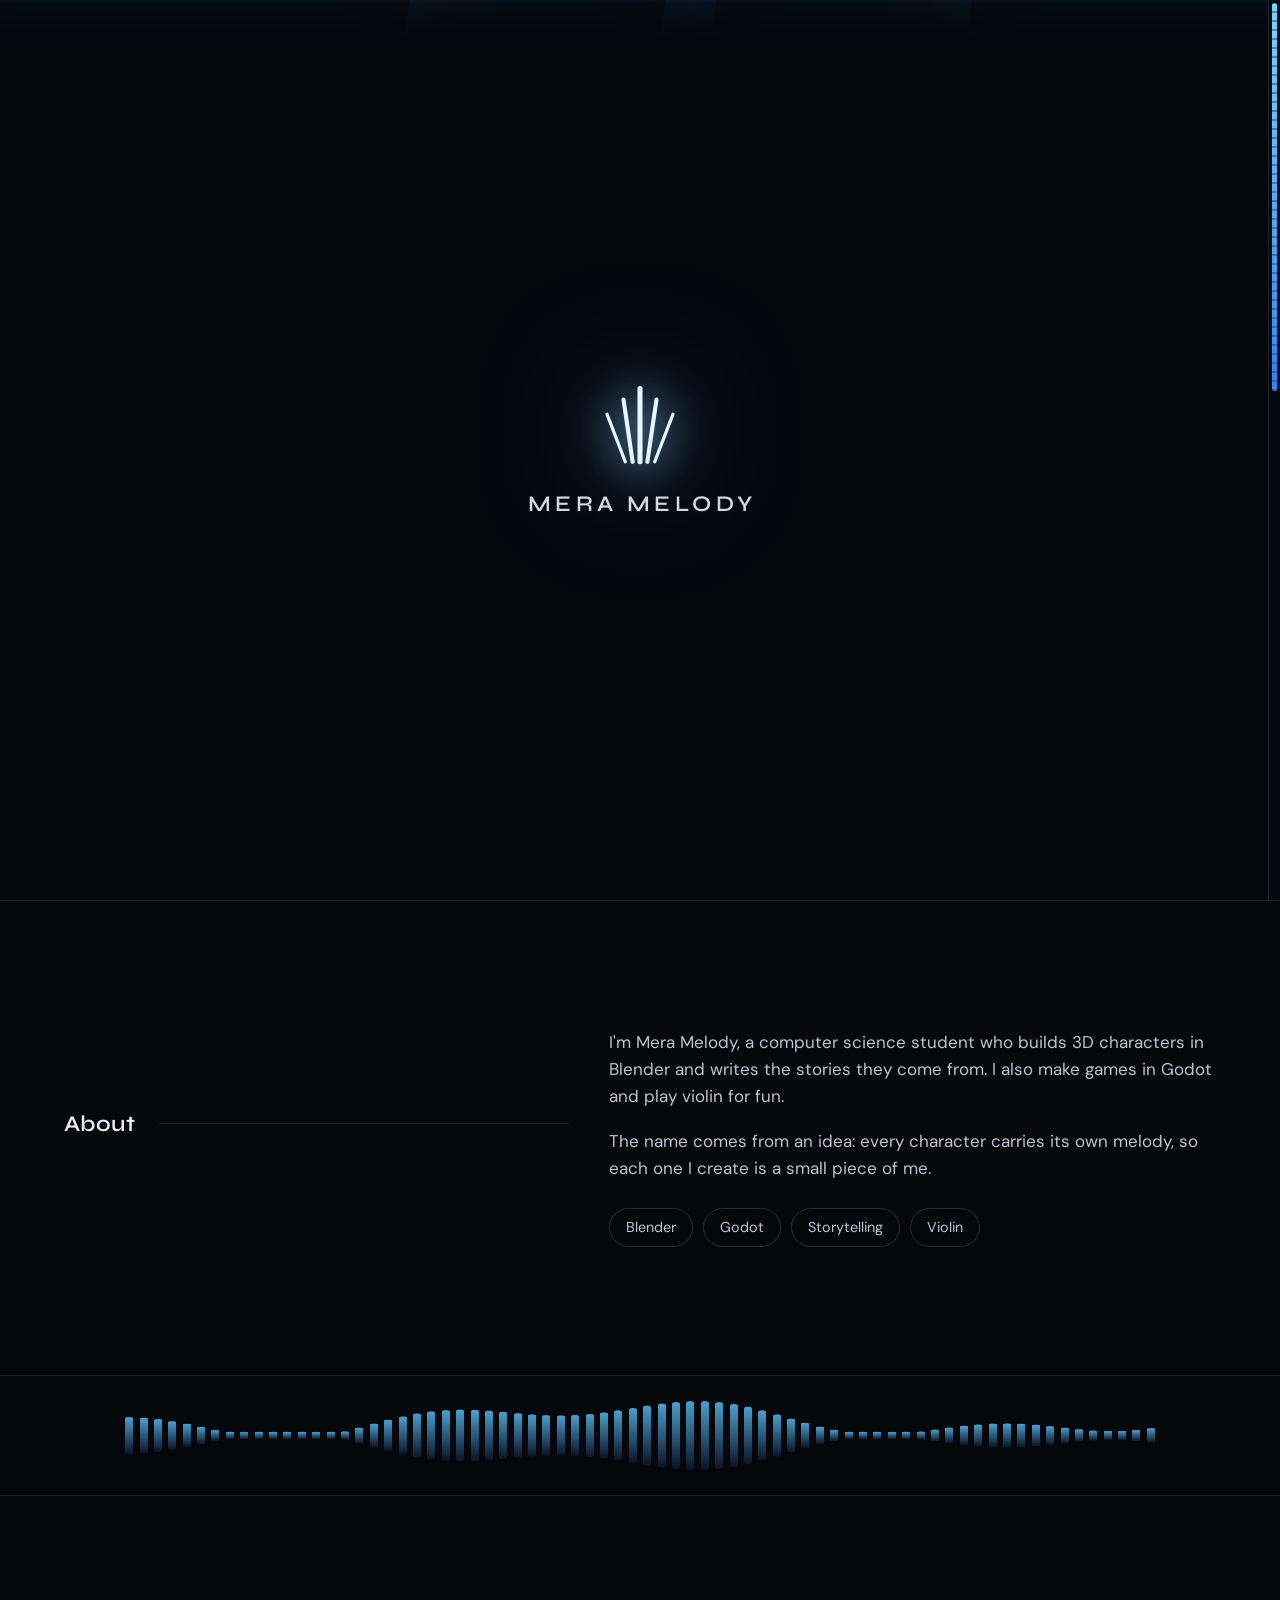
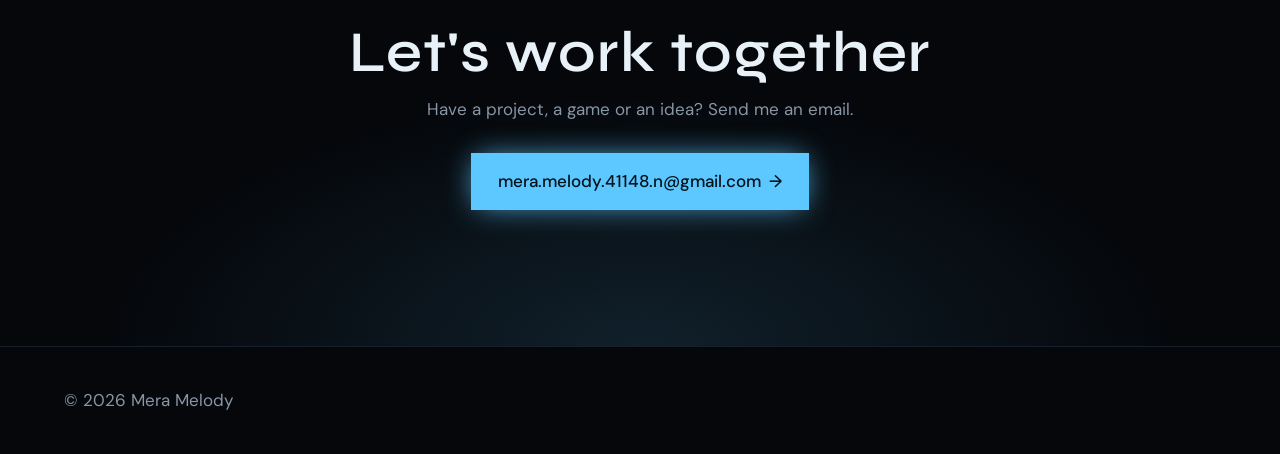
<file: index.html>
<!DOCTYPE html>
<!-- Contents (VS Code: Ctrl+K Ctrl+0 folds everything; search "#region" to jump):
     1. Head: meta and SEO
     2. Head: fonts
     3. Head: scripts and styles
     4. Nav
     5. Hero
     6. About
     7. Melody line
     8. Contact
     9. Footer
     10. Page scripts
-->
<html lang="en">
<head>
<!-- #region Head: meta and SEO -->
<meta charset="utf-8">
<meta name="viewport" content="width=device-width, initial-scale=1, viewport-fit=cover">
<link rel="icon" href="favicon.svg" type="image/svg+xml">
<title>Mera Melody · 3D Character Artist</title>
<meta name="description" content="3D characters made in Blender: robots, creatures and the stories behind them.">
<meta property="og:type" content="website">
<meta property="og:title" content="Mera Melody · 3D Character Artist">
<meta property="og:description" content="3D characters made in Blender: robots, creatures and the stories behind them.">
<meta name="twitter:card" content="summary_large_image">
<meta name="twitter:title" content="Mera Melody · 3D Character Artist">
<meta name="twitter:description" content="3D characters made in Blender: robots, creatures and the stories behind them.">
<!-- After publishing, add: <meta property="og:image" content="https://YOUR-SITE-ADDRESS/images/hero-1280.jpg"> -->
<!-- #endregion -->
<!-- #region Head: fonts -->
<link rel="preconnect" href="https://fonts.googleapis.com">
<link rel="preconnect" href="https://fonts.gstatic.com" crossorigin>
<link href="https://fonts.googleapis.com/css2?family=Syne:wght@600;800&family=DM+Sans:wght@400;500&display=swap" rel="stylesheet">
<!-- #endregion -->
<!-- #region Head: scripts and styles -->
<script>document.documentElement.className="js"</script>
<script src="js/protect.js"></script>
<script src="js/lang.js"></script>
<script src="js/theme.js"></script>
<script src="js/nav-fx.js"></script>
<script src="js/wipe.js"></script>
<script src="js/loader.js"></script>
<link rel="stylesheet" href="css/base.css">
<link rel="stylesheet" href="css/index.css">
<link rel="stylesheet" href="css/nav.css">
<link rel="stylesheet" href="css/rtl.css">
<!-- #endregion -->
</head>
<body>
<!-- #region Nav -->
<nav aria-label="Main"><a class="logo" href="#top">Mera Melody</a><span><a href="characters.html" data-go data-i18n="nav.characters">Characters</a><a href="#about" data-i18n="nav.about">About</a><a href="#contact" data-i18n="nav.contact">Contact</a></span></nav>

<!-- #endregion -->
<!-- #region Hero -->
<header class="hero" id="top">
<canvas id="fx"></canvas>
<div class="fog"></div>
<div class="eye"><img class="eb" src="images/eye-bloom.png" alt=""><img class="ec" src="images/eye-core.png" alt=""></div>
<img src="images/hero.jpg" srcset="images/hero-1280.jpg 1280w, images/hero.jpg 2560w" sizes="100vw" width="2560" height="1440" fetchpriority="high" alt="W-17, a black robot with glowing white lines, close-up in the dark">
<div class="hero-text">
<div class="eyebrow" data-i18n="eyebrow">3D Character Artist &amp; World Builder</div>
<h1 data-i18n-html="h1">Characters<br><em>built in light.</em></h1>
<p data-i18n="hero.p">Every character has its own melody. These are mine, modelled in Blender.</p>
<div class="btns"><a class="btn p" href="characters.html" data-go><bdi data-i18n="btn.explore">Explore characters</bdi><span>→</span></a><a class="btn g" href="#about"><bdi data-i18n="btn.about">About me</bdi></a></div>
</div>
<div class="dock">
<ul class="cards" id="cards" aria-label="Characters"></ul>
<div class="panel" aria-hidden="true"><div><b id="cnt">03</b><span data-i18n="stat.chars">Characters</span></div><div><b>Blender</b><span data-i18n="stat.model">Modelling</span></div><div><b>Godot</b><span data-i18n="stat.games">Game worlds</span></div></div>
</div>
<a class="cue" href="#about" data-i18n="cue">Scroll</a>
</header>

<!-- #endregion -->
<!-- #region About -->
<section class="about" id="about">
<h2 class="rv" data-i18n="about.h">About</h2>
<div class="rv">
<p data-i18n="about.p1">I'm Mera Melody, a computer science student who builds 3D characters in Blender and writes the stories they come from. I also make games in Godot and play violin for fun.</p><p data-i18n="about.p2">The name comes from an idea: every character carries its own melody, so each one I create is a small piece of me.</p>
<ul class="chips"><li>Blender</li><li>Godot</li><li data-i18n="chip.story">Storytelling</li><li data-i18n="chip.violin">Violin</li></ul>
</div>
</section>

<!-- #endregion -->
<!-- #region Melody line -->
<div class="wave" aria-hidden="true"></div>

<!-- #endregion -->
<!-- #region Contact -->
<section class="cta" id="contact">
<h2 class="rv" data-i18n="contact.h">Let's work together</h2>
<p class="rv" data-i18n="contact.p">Have a project, a game or an idea? Send me an email.</p>
<div class="rv"><a class="btn p" href="mailto:mera.melody.41148.n@gmail.com">mera.melody.41148.n@gmail.com<span>→</span></a></div>
</section>

<!-- #endregion -->
<!-- #region Footer -->
<footer>© 2026 Mera Melody</footer>

<!-- #endregion -->
<!-- #region Page scripts -->
<script src="js/index.js"></script>
<script src="js/index-wave.js"></script>
<script src="js/cursor.js" defer></script>
<!-- #endregion -->
</body>
</html>
</file>
<file: css/base.css>
/* Shared by every page: colour tokens, base text, top-bar state, reduced motion. */
:root{--bg:hsl(calc(var(--h,200) + 20),37.5%,3.1%);--ink:#e8f1f8;--muted:#8896a6;--blue:hsl(calc(var(--h,200) + 0.2),100.0%,68.0%);--line:hsl(calc(var(--h,200) + 12.7),33.3%,12.9%)}
html{scroll-behavior:smooth}
body{margin:0;background:var(--bg);color:var(--ink);font:400 17px/1.6 "DM Sans",system-ui,sans-serif}
a:focus-visible,button:focus-visible{outline:2px solid var(--blue);outline-offset:4px}
nav.s{background:hsla(calc(var(--h,200) + 20),37.5%,3.1%,.72);backdrop-filter:blur(14px);-webkit-backdrop-filter:blur(14px);padding-top:14px;padding-bottom:14px;border-bottom:1px solid var(--line)}
nav a{transition:color .25s}nav a:hover{color:var(--blue)}
@media(prefers-reduced-motion:reduce){*{transition:none!important;animation:none!important;scroll-behavior:auto!important}}
</file>
<file: css/index.css>
/* Contents (VS Code: Ctrl+K Ctrl+0 folds everything; search "#region" to jump):
   1. Page base and top bar
   2. Hero: layout and text
   3. Buttons, sections, footer
   4. Hero: eyebrow, title, buttons
   5. Scroll cue, reveal, chips, contact
   6. Hero: liquid-glass buttons
   7. Hero: glass dock (character cards)
   8. Hero: parallelogram shape
   9. Hero: dock scrolling and info panel
   10. Polish: spacing, cue, spotlight, melody line
*/
/* #region Page base and top bar */
:root{--gold:#f0a81c;
box-sizing:border-box;padding-top:env(safe-area-inset-top,0px);padding-bottom:env(safe-area-inset-bottom,0px)}
html{scroll-padding-top:env(safe-area-inset-top,0px)}
*,*::before,*::after{box-sizing:inherit}
h1,h2,h3{font-family:Syne,system-ui,sans-serif;margin:0;line-height:1}
a{color:inherit}
nav{position:fixed;transition:background .3s,padding .3s;top:env(safe-area-inset-top,0px);left:0;right:0;z-index:3;display:flex;justify-content:space-between;padding:24px clamp(20px,5vw,64px);font-weight:500}
nav a{text-decoration:none;margin-left:28px}
nav .logo{margin:0;font-family:Syne;font-weight:600}
/* #endregion */
/* #region Hero: layout and text */
.hero{position:relative;min-height:100vh;min-height:100svh;display:flex;flex-direction:column;justify-content:flex-end;overflow:hidden;isolation:isolate}
.hero img{position:absolute;inset:0;width:100%;height:100%;object-fit:cover;object-position:72% 30%;z-index:-2}
.hero::after{content:"";position:absolute;inset:0;z-index:-1;pointer-events:none}
.eye{position:absolute;pointer-events:none}
.eye img{position:absolute;inset:0;width:100%;height:100%;mix-blend-mode:screen;z-index:0;opacity:.4;will-change:opacity,transform}
#fx{position:absolute;inset:0;width:100%;height:100%;z-index:-1;pointer-events:none}
.fog{position:absolute;inset:0;z-index:-1;pointer-events:none;background:radial-gradient(ellipse 55% 45% at 78% 72%,hsla(calc(var(--h,200) + 10),66.7%,47.1%,.30),transparent 70%),radial-gradient(ellipse 45% 30% at 25% 95%,hsla(calc(var(--h,200) + 14.3),63.6%,43.1%,.2),transparent 70%)}
.hero-text{padding:110px clamp(20px,5vw,64px) clamp(28px,5vh,52px);max-width:640px}
.hero h1{font-size:clamp(2.4rem,6vw,4.8rem);font-weight:600;letter-spacing:-.02em;line-height:1.14;padding-bottom:.2em;overflow:visible}
.hero p{color:#a3b0bf;max-width:36ch;margin:6px 0 28px}
/* #endregion */
/* #region Buttons, sections, footer */
.btn{display:inline-block;padding:14px 26px;border:1px solid var(--blue);color:var(--blue);text-decoration:none;font-weight:500;transition:background .25s,color .25s}
.btn:hover{background:var(--blue);color:var(--bg)}
section{padding:clamp(64px,10vw,130px) clamp(20px,5vw,64px)}
h2{font-size:clamp(1.1rem,2vw,1.4rem);font-weight:600;margin-bottom:28px;display:flex;align-items:center;gap:24px;letter-spacing:.02em}
h2::after{content:"";flex:1;height:1px;background:var(--line)}
.about{display:grid;gap:40px;grid-template-columns:1fr 1.2fr;border-top:1px solid var(--line)}
.about p{max-width:60ch;margin:0 0 1em;color:#b9c6d3}
footer{padding:40px clamp(20px,5vw,64px);color:var(--muted);border-top:1px solid var(--line)}
@media(max-width:760px){.about{grid-template-columns:1fr}nav a{margin-left:12px}}

/* #endregion */
/* #region Hero: eyebrow, title, buttons */
.eyebrow{display:flex;align-items:center;gap:14px;color:var(--blue);font-size:.8rem;letter-spacing:.16em;text-transform:uppercase;margin-bottom:22px}
.eyebrow::before{content:"";width:36px;height:1px;background:var(--blue)}
.hero h1 em{font-style:normal;display:inline-block;padding:.04em .1em .26em 0;margin-bottom:-.26em;-webkit-box-decoration-break:clone;box-decoration-break:clone;background:linear-gradient(90deg,hsl(calc(var(--h,200) + -1.2),100.0%,78.0%),hsl(calc(var(--h,200) + 15.3),100.0%,61.4%));-webkit-background-clip:text;background-clip:text;color:transparent}
.btns{display:flex;gap:14px;flex-wrap:wrap}
.btn span{display:inline-block;margin-left:8px;transition:transform .25s}.btn:hover span{transform:translateX(5px)}
.btn.p{background:var(--blue);color:hsl(calc(var(--h,200) + 5),75.0%,6.3%);box-shadow:0 0 30px -6px var(--blue)}.btn.p:hover{background:hsl(calc(var(--h,200) + -1.4),100.0%,80.4%)}
.btn.g{border-color:hsl(calc(var(--h,200) + 11.8),28.8%,23.1%);color:var(--ink)}.btn.g:hover{background:hsl(calc(var(--h,200) + 12.7),39.3%,11.0%);border-color:var(--blue);color:var(--ink)}
.hero-text>*{opacity:0;transform:translateY(26px);animation:up .9s cubic-bezier(.2,.7,.2,1) forwards}
.hero-text>:nth-child(2){animation-delay:.15s}.hero-text>:nth-child(3){animation-delay:.3s}.hero-text>:nth-child(4){animation-delay:.45s}
@keyframes up{to{opacity:1;transform:none}}
/* #endregion */
/* #region Scroll cue, reveal, chips, contact */
.cue{position:absolute;z-index:1;writing-mode:vertical-rl;text-decoration:none;font-size:.72rem;letter-spacing:.3em;text-transform:uppercase;color:var(--muted);display:flex;align-items:center;gap:14px}
.cue::after{content:"";width:1px;height:56px;background:linear-gradient(var(--blue),transparent);transform-origin:top;animation:cue 2.2s ease-in-out infinite}
@keyframes cue{0%{transform:scaleY(0)}60%,100%{transform:scaleY(1)}100%{opacity:0}}
.js .rv{opacity:0;transform:translateY(34px);transition:opacity .9s cubic-bezier(.2,.7,.2,1),transform .9s cubic-bezier(.2,.7,.2,1);transition-delay:var(--d,0s)}
.js .rv.in{opacity:1;transform:none}
.js h2::after{transform:scaleX(0);transform-origin:left;transition:transform 1.3s .25s cubic-bezier(.2,.7,.2,1)}.js h2.in::after{transform:none}
.about>*{min-width:0}
.chips{display:flex;flex-wrap:wrap;gap:10px;list-style:none;padding:0;margin:26px 0 0}
.chips li{padding:7px 16px;border:1px solid hsl(calc(var(--h,200) + 13.3),34.6%,20.4%);border-radius:99px;font-size:.9rem;color:#b9c6d3;transition:border-color .3s,color .3s}.chips li:hover{border-color:var(--blue);color:var(--blue)}
.cta{text-align:center;border-top:1px solid var(--line);background:radial-gradient(ellipse 60% 80% at 50% 100%,hsla(calc(var(--h,200) + 0.2),100.0%,68.0%,.13),transparent 70%)}
.cta h2{display:block;font-size:clamp(2rem,5vw,3.6rem);margin-bottom:14px}.cta h2::after{display:none}.cta p{color:var(--muted);margin:0 0 30px}
@media(max-width:760px){.cue{display:none}nav a{font-size:.92rem}}
@media(prefers-reduced-motion:reduce){.rv,.hero-text>*{opacity:1!important;transform:none!important}}
.btn.p{position:relative;overflow:hidden;animation:glow 2.8s ease-in-out infinite}
.btn.p::after{content:"";position:absolute;top:0;bottom:0;width:55%;left:-80%;background:linear-gradient(100deg,transparent,rgba(255,255,255,.6),transparent);transform:skewX(-20deg);transition:left .8s}
.btn.p:hover::after{left:130%}
@keyframes glow{50%{box-shadow:0 0 44px -2px var(--blue)}}

/* #endregion */
/* #region Hero: liquid-glass buttons */
/* ---- Hero: liquid-glass buttons ---- */
.hero .btn{backdrop-filter:blur(12px) saturate(150%);-webkit-backdrop-filter:blur(12px) saturate(150%)}
.hero .btn.p{color:#fff;border:1px solid hsla(calc(var(--h,200) + 0.5),100.0%,83.3%,.55);text-shadow:0 1px 8px hsla(calc(var(--h,200) + 12.7),100.0%,21.6%,.55);
background:linear-gradient(90deg,transparent,rgba(214,244,255,.95) 50%,transparent) 50% 100%/62% 2px no-repeat,linear-gradient(112deg,transparent 0 58%,rgba(255,255,255,.17) 58% 82%,transparent 82%),linear-gradient(180deg,hsla(calc(var(--h,200) + -3.2),100.0%,75.5%,.52),hsla(calc(var(--h,200) + 12.6),72.4%,50.2%,.36));
box-shadow:inset 0 1px 0 rgba(255,255,255,.55),inset 0 -12px 20px -10px hsla(calc(var(--h,200) + 0.2),100.0%,68.0%,.55),0 10px 34px -10px hsla(calc(var(--h,200) + 0.2),100.0%,68.0%,.75);animation:glass 3s ease-in-out infinite}
.hero .btn.p:hover{color:#fff;border-color:rgba(205,240,255,.85);
background:linear-gradient(90deg,transparent,#fff 50%,transparent) 50% 100%/72% 2px no-repeat,linear-gradient(112deg,transparent 0 58%,rgba(255,255,255,.22) 58% 82%,transparent 82%),linear-gradient(180deg,hsla(calc(var(--h,200) + -4.6),100.0%,79.4%,.64),hsla(calc(var(--h,200) + 12.3),79.8%,55.3%,.46))}
@keyframes glass{50%{box-shadow:inset 0 1px 0 rgba(255,255,255,.6),inset 0 -12px 20px -10px hsla(calc(var(--h,200) + 0.2),100.0%,68.0%,.7),0 10px 48px -6px hsla(calc(var(--h,200) + 0.2),100.0%,68.0%,.95)}}
.hero .btn.g{color:var(--ink);border:1px solid rgba(255,255,255,.2);
background:linear-gradient(90deg,transparent,rgba(165,146,255,.9) 50%,transparent) 50% 100%/58% 2px no-repeat,linear-gradient(180deg,rgba(255,255,255,.10),rgba(255,255,255,.03));
box-shadow:inset 0 1px 0 rgba(255,255,255,.22),0 10px 30px -14px rgba(130,110,255,.55)}
.hero .btn.g:hover{color:#fff;border-color:hsla(calc(var(--h,200) + -1.2),100.0%,78.0%,.75);
background:linear-gradient(90deg,transparent,#b8a8ff 50%,transparent) 50% 100%/78% 2px no-repeat,linear-gradient(180deg,rgba(255,255,255,.15),rgba(255,255,255,.06))}

/* #endregion */
/* #region Hero: glass dock (character cards) */
/* ---- Hero: glass dock (character cards + info panel) ---- */
.dock{display:flex;justify-content:space-between;align-items:flex-end;gap:24px;padding:0 clamp(20px,5vw,64px) clamp(26px,4.5vh,44px)}
.cards{display:flex;gap:24px;list-style:none;margin:0;padding:0}
.cards li{--st:0;position:relative;flex:none;translate:0 calc(var(--st)*-6px);transition:translate .35s cubic-bezier(.2,.7,.2,1);
opacity:0;transform:translateY(22px);animation:up .9s cubic-bezier(.2,.7,.2,1) forwards;animation-delay:calc(.6s + var(--i)*.12s)}
.cards li:hover,.cards li:focus-within{--st:1}
.cards li::before,.cards li::after{content:"";position:absolute;inset:0;z-index:-1;border:1px solid rgba(255,255,255,.12);background:rgba(255,255,255,.04);
opacity:calc(var(--st)*.9);transition:transform .35s cubic-bezier(.2,.7,.2,1),opacity .35s}
.cards li::after{opacity:calc(var(--st)*.5)}
.card{--c:var(--blue);position:relative;isolation:isolate;display:flex;align-items:center;gap:14px;width:248px;text-decoration:none;color:var(--ink);
border:1px solid rgba(255,255,255,.14);
background:radial-gradient(ellipse 75% 70% at 50% 135%,color-mix(in srgb,var(--c) 32%,transparent),transparent 70%),linear-gradient(135deg,rgba(255,255,255,.12),rgba(255,255,255,.03) 62%);
backdrop-filter:blur(16px) saturate(150%);-webkit-backdrop-filter:blur(16px) saturate(150%);
box-shadow:inset 0 1px 0 rgba(255,255,255,.22),0 22px 40px -22px rgba(0,0,0,.95);transition:border-color .35s}
.card::before{content:"";position:absolute;inset:0;z-index:-1;border-radius:inherit;pointer-events:none;background:linear-gradient(112deg,transparent 0 58%,rgba(255,255,255,.07) 58% 80%,transparent 80%)}
.card::after{content:"";position:absolute;left:14%;right:14%;bottom:-1px;height:2px;border-radius:2px;pointer-events:none;background:linear-gradient(90deg,transparent,var(--c) 50%,transparent);
box-shadow:0 0 16px 2px var(--c);opacity:calc(.4 + var(--st)*.6);transition:opacity .35s}
li:hover>.card,li:focus-within>.card{border-color:color-mix(in srgb,var(--c) 55%,rgba(255,255,255,.2))}
.th{position:relative;flex:none;width:64px;height:64px;border-radius:12px;overflow:hidden;box-shadow:0 0 0 1px color-mix(in srgb,var(--c) 45%,transparent),0 0 18px -4px var(--c)}
.th img{display:block;width:100%;height:100%;object-fit:cover;filter:brightness(.88) contrast(1.05);transform:scale(calc(1 + var(--st)*.12));transition:transform .5s cubic-bezier(.2,.7,.2,1)}
.th::after{content:"";position:absolute;inset:0;background:linear-gradient(180deg,transparent 55%,hsla(calc(var(--h,200) + 20),37.5%,3.1%,.45))}
.tx{min-width:0;flex:1}
.tx .no{display:block;font-size:.68rem;letter-spacing:.2em;color:var(--c)}
.tx .nm{display:block;font:600 1.12rem/1.15 Syne,system-ui,sans-serif;margin:2px 0 3px}
.tx .tg{display:block;font-size:.76rem;line-height:1.3;color:var(--muted);white-space:nowrap}
.ar{flex:none;color:var(--c);opacity:.7;transition:transform .3s,opacity .3s}
li:hover .ar,li:focus-within .ar{transform:translateX(4px);opacity:1}
/* #endregion */
/* #region Hero: parallelogram shape */
/* ---- parallelogram shape: cards + hero buttons lean, their content is counter-skewed so it stays upright ---- */
:root{--sk:12deg}
html[data-lang="fa"]{--sk:-12deg}
.card{border-radius:12px;padding:10px 16px 10px 17px;transform:skewX(var(--sk))}
.card>*{transform:skewX(calc(var(--sk)*-1))}
.cards li::before,.cards li::after{border-radius:12px}
.cards li::before{transform:translate(calc(var(--st)*7px),calc(var(--st)*7px)) skewX(var(--sk))}
.cards li::after{transform:translate(calc(var(--st)*14px),calc(var(--st)*14px)) skewX(var(--sk))}
.hero .btn{border-radius:14px;padding:15px 36px;transform:skewX(var(--sk))}
.hero .btn bdi,.hero .btn span{display:inline-block;transform:skewX(calc(var(--sk)*-1))}
/* #endregion */
/* #region Hero: dock scrolling and info panel */
/* many characters: the row scrolls sideways instead of running off the page */
.dock{min-width:0}
.cards{min-width:0;max-width:100%;overflow-x:auto;overflow-y:hidden;padding:12px 18px 44px 12px;margin:-12px 0 -44px -12px;scrollbar-width:none}
.cards.more{-webkit-mask-image:linear-gradient(90deg,#000 calc(100% - 64px),transparent);mask-image:linear-gradient(90deg,#000 calc(100% - 64px),transparent)}
.cards::-webkit-scrollbar{display:none}
.cards.re li{animation:none;opacity:1;transform:none}
.panel{position:relative;display:flex;align-items:stretch;padding:18px 6px;border-radius:18px;border:1px solid rgba(255,255,255,.14);
background:linear-gradient(135deg,rgba(255,255,255,.11),rgba(255,255,255,.03) 62%);backdrop-filter:blur(16px) saturate(150%);-webkit-backdrop-filter:blur(16px) saturate(150%);
box-shadow:inset 0 1px 0 rgba(255,255,255,.2),0 22px 40px -22px rgba(0,0,0,.95);opacity:0;animation:up .9s cubic-bezier(.2,.7,.2,1) .95s forwards}
.panel::after{content:"";position:absolute;left:12%;right:12%;bottom:-1px;height:2px;border-radius:2px;background:linear-gradient(90deg,transparent,hsl(calc(var(--h,200) + 0.2),100.0%,68.0%) 35%,#a08cff 70%,transparent);box-shadow:0 0 16px 2px hsla(calc(var(--h,200) + 19.3),100.0%,71.6%,.7)}
.panel div{padding:0 26px;border-left:1px solid rgba(255,255,255,.1)}.panel div:first-child{border-left:0}
.panel b{display:block;font:600 1.5rem/1 Syne,system-ui,sans-serif;margin-bottom:7px}
.panel span{white-space:nowrap;font-size:.72rem;letter-spacing:.14em;text-transform:uppercase;color:var(--muted)}
@media(max-width:1400px){.panel{display:none}}
@media(max-width:760px){
.hero-text{padding-top:96px}
.dock{padding-bottom:6px}
.cards{overflow-x:auto;scroll-snap-type:x mandatory;scroll-padding-left:clamp(20px,5vw,64px);margin:0 calc(-1*clamp(20px,5vw,64px));padding:12px 36px 28px clamp(20px,5vw,64px);scrollbar-width:none;width:calc(100% + 2*clamp(20px,5vw,64px))}
.cards::-webkit-scrollbar{display:none}
.cards li{scroll-snap-align:start}
.card{width:220px}}
@media(prefers-reduced-motion:reduce){.cards li,.panel{opacity:1!important;transform:none!important}}
.hero>img{animation:lift 2.4s ease .1s both}
@keyframes lift{from{filter:brightness(.2) hue-rotate(var(--hue-d,0deg))}to{filter:brightness(1) hue-rotate(var(--hue-d,0deg))}}
@media(max-width:760px){.hero{min-height:125vh;min-height:125svh}.logo{white-space:nowrap}}

/* #endregion */
/* #region Polish: spacing, cue, spotlight, melody line */
/* ---- polish: spacing, scroll cue, stronger spotlight, melody line ---- */
.hero-text{padding-bottom:clamp(56px,10vh,110px)}
.cue{bottom:30px;right:clamp(20px,3vw,40px);text-shadow:0 0 10px var(--bg)}
.hero::after{background:radial-gradient(circle 380px at var(--x,72%) var(--y,40%),transparent 0,hsla(calc(var(--h,200) + 20),37.5%,3.1%,.8) 100%),linear-gradient(0deg,var(--bg) 0,transparent 35%)}
.wave{display:flex;align-items:center;justify-content:center;gap:clamp(3px,.5vw,7px);height:120px;padding:0 clamp(20px,5vw,64px);border-top:1px solid var(--line);overflow:hidden}
.wave i{flex:1;max-width:8px;height:100%;border-radius:99px;background:linear-gradient(var(--blue),hsla(calc(var(--h,200) + 20),100%,60%,.15));transform:scaleY(.1);opacity:.8;will-change:transform}
/* #endregion */
</file>
<file: css/nav.css>
/* Top menu: a floating glass capsule. A glowing "lens" slides to the link you hover (or the section you are on),
   and a light runs around the capsule's edge. Used by index.html and characters.html (nav-fx.js adds the lens). */
@property --a{syntax:"<angle>";initial-value:0deg;inherits:false}
nav>span{position:relative;isolation:isolate;display:flex;align-items:center;gap:2px;padding:5px;margin-top:-8px;border-radius:99px;
background:hsla(calc(var(--h,200) + 16),40%,6%,.55);backdrop-filter:blur(16px) saturate(160%);-webkit-backdrop-filter:blur(16px) saturate(160%);
box-shadow:0 10px 30px -10px hsla(calc(var(--h,200) + .2),100%,60%,.35),inset 0 1px 0 rgba(255,255,255,.08);
animation:navin .9s cubic-bezier(.2,.9,.2,1) .35s both}
/* light running around the edge */
nav>span::before{content:"";position:absolute;inset:0;z-index:-1;border-radius:inherit;padding:1px;pointer-events:none;
background:conic-gradient(from var(--a),hsla(calc(var(--h,200) + 12),40%,30%,.35) 0,hsl(calc(var(--h,200) + .2),100%,70%) 12%,hsla(calc(var(--h,200) + 12),40%,30%,.35) 28%,hsla(calc(var(--h,200) + 12),40%,30%,.35) 60%,hsl(calc(var(--h,200) + 15),100%,62%) 72%,hsla(calc(var(--h,200) + 12),40%,30%,.35) 88%);
-webkit-mask:linear-gradient(#000 0 0) content-box,linear-gradient(#000 0 0);-webkit-mask-composite:xor;mask:linear-gradient(#000 0 0) content-box exclude,linear-gradient(#000 0 0);
animation:navspin 6s linear infinite}
nav>span :is(a,button){position:relative;z-index:1;display:flex;align-items:center;margin:0;padding:10px 18px;border:0;border-radius:99px;background:none;cursor:pointer;
text-decoration:none;font:600 .84rem/1 Syne,system-ui,sans-serif;letter-spacing:.05em;color:hsl(calc(var(--h,200) + 10),22%,76%);transition:color .25s,transform .25s}
nav>span :is(a,button):hover,nav>span :is(a,button):focus-visible,nav>span :is(a,button).on,nav>span :is(a,button)[aria-current="page"]{color:#fff}
nav>span :is(a,button):active{transform:scale(.94)}
nav>span :is(a,button):focus-visible{outline:none}
/* the sliding lens (made by nav-fx.js) */
nav>span .nav-ind{position:absolute;z-index:0;top:5px;bottom:5px;left:0;width:0;border-radius:99px;pointer-events:none;opacity:0;
background:radial-gradient(120% 140% at 50% 0,hsla(calc(var(--h,200) + .2),100%,70%,.42),hsla(calc(var(--h,200) + 10),90%,45%,.14) 70%),rgba(255,255,255,.04);
box-shadow:0 0 22px -2px hsla(calc(var(--h,200) + .2),100%,68%,.55),inset 0 0 0 1px hsla(calc(var(--h,200) + .2),100%,75%,.45),inset 0 -10px 14px -10px hsla(calc(var(--h,200) + .2),100%,80%,.7);
transition:left .5s cubic-bezier(.3,1.35,.5,1),width .5s cubic-bezier(.3,1.35,.5,1),opacity .3s}
nav>span .nav-ind.show{opacity:1}
nav>span :is(a,button)::after{content:"";position:absolute;left:50%;bottom:3px;width:4px;height:4px;margin-left:-2px;border-radius:50%;background:hsl(calc(var(--h,200) + .2),100%,75%);box-shadow:0 0 8px hsl(calc(var(--h,200) + .2),100%,70%);opacity:0;transform:scale(0);transition:.3s}
nav>span :is(a,button).on::after,nav>span :is(a,button)[aria-current="page"]::after{opacity:1;transform:none}
@keyframes navin{from{opacity:0;transform:translateY(-24px) scale(.9)}to{opacity:1;transform:none}}
@keyframes navspin{to{--a:360deg}}
@media(max-width:760px){nav>span{padding:4px}nav>span{gap:0}nav>span :is(a,button){padding:9px 8px;font-size:.66rem;letter-spacing:0}nav .logo{font-size:.95rem}nav>span .nav-ind{top:4px;bottom:4px}nav>span .mmt-btn i{display:none}}
@media(prefers-reduced-motion:reduce){nav>span,nav>span::before{animation:none}nav>span .nav-ind{transition:none}}

/* ---- custom scrollbar: dark track, glowing blue thumb with grip ticks (matches the site) ---- */
html{scrollbar-width:thin;scrollbar-color:hsl(calc(var(--h,200) + 8),90%,55%) hsl(calc(var(--h,200) + 20),37.5%,5%)}
::-webkit-scrollbar{width:12px;height:12px}
::-webkit-scrollbar-track{background:hsl(calc(var(--h,200) + 20),37.5%,4.5%);border-left:1px solid hsl(calc(var(--h,200) + 13),34%,14%)}
::-webkit-scrollbar-thumb{min-height:56px;border:3px solid transparent;border-radius:99px;background-clip:padding-box;
 background-image:repeating-linear-gradient(0deg,rgba(3,8,14,.5) 0 2px,transparent 2px 9px),linear-gradient(180deg,hsl(calc(var(--h,200) + .2),100%,72%),hsl(calc(var(--h,200) + 15),100%,50%));
 box-shadow:inset 0 0 8px hsla(calc(var(--h,200) + .2),100%,80%,.45)}
::-webkit-scrollbar-thumb:hover{background-image:repeating-linear-gradient(0deg,rgba(3,8,14,.35) 0 2px,transparent 2px 9px),linear-gradient(180deg,hsl(calc(var(--h,200) + .2),100%,80%),hsl(calc(var(--h,200) + 10),100%,60%))}
::-webkit-scrollbar-button,::-webkit-scrollbar-corner{display:none;width:0;height:0}
@supports selector(::-webkit-scrollbar){html{scrollbar-width:auto;scrollbar-color:auto}}
</file>
<file: css/rtl.css>
/* Persian (right-to-left) layout. Every rule starts with html[data-lang="fa"], so English is not touched at all.
   lang.js puts dir="rtl" on <html> in Persian: that alone flips flex rows, grids, text-align and the order of
   columns. This file only fixes what is written with physical left/right values (positions, margins, gradients...).
   NOT mirrored on purpose: the 3D models and their still images, the gallery pictures, the cursor arrow. */
/* Contents (VS Code: Ctrl+K Ctrl+0 folds everything; search "#region" to jump):
   1. Menu (shared)
   2. Index: hero
   3. Index: dock
   4. Index: sections
   5. Characters page
   6. Phones
   7. Editor panel
   8. Story page
*/

/* #region Menu (shared) */
/* ================= shared: menu ================= */
html[data-lang="fa"] nav>span{right:auto;left:clamp(14px,4vw,56px)}                 /* banners hang from the top-left */
html[data-lang="fa"] nav>span .mmt-btn i{margin:0 0 0 7px}                             /* glowing dot sits before the label */
html[data-lang="fa"] nav .bk{display:inline-block;transform:scaleX(-1)}                /* "back" arrow points right */
html[data-lang="fa"] .wipe{direction:ltr}                                              /* page-transition animation: keep as designed */

/* #endregion */
/* #region Index: hero */
/* ================= index.html: hero ================= */
/* the photo and the glow are flipped together; object-position stays 72% 30% (it is mirrored with the element) */
html[data-lang="fa"] .hero>img{transform:scaleX(-1)}
/* flip the glow images, not the .eye box: a transform on .eye would isolate mix-blend-mode:screen (black square). The box itself is moved in eye() in index.html */
html[data-lang="fa"] .eye img{transform:scaleX(-1)}
html[data-lang="fa"] .hero::after{background:radial-gradient(circle 460px at var(--x,28%) var(--y,40%),transparent 0,hsla(calc(var(--h,200) + 20),37.5%,3.1%,.55) 100%),linear-gradient(0deg,var(--bg) 0,transparent 35%)}
html[data-lang="fa"] .fog{background:radial-gradient(ellipse 55% 45% at 22% 72%,hsla(calc(var(--h,200) + 10),66.7%,47.1%,.30),transparent 70%),radial-gradient(ellipse 45% 30% at 75% 95%,hsla(calc(var(--h,200) + 14.3),63.6%,43.1%,.2),transparent 70%)}
html[data-lang="fa"] .cue{right:auto;left:clamp(20px,5vw,64px);direction:ltr}          /* ltr keeps the line below the vertical text */
html[data-lang="fa"] .btn.p::after{left:auto;right:-80%;background:linear-gradient(260deg,transparent,rgba(255,255,255,.6),transparent);transform:skewX(20deg);transition:right .8s}
html[data-lang="fa"] .btn.p:hover::after{left:auto;right:130%}

/* #endregion */
/* #region Index: dock */
/* ================= index.html: dock ================= */
html[data-lang="fa"] .cards{padding:12px 12px 44px 18px;margin:-12px -12px -44px 0}
html[data-lang="fa"] .cards.more{-webkit-mask-image:linear-gradient(270deg,#000 calc(100% - 64px),transparent);mask-image:linear-gradient(270deg,#000 calc(100% - 64px),transparent)}
html[data-lang="fa"] .cards li::before{transform:translate(calc(var(--st)*-7px),calc(var(--st)*7px)) skewX(var(--sk))}    /* the stacked layers peek out to the left */
html[data-lang="fa"] .cards li::after{transform:translate(calc(var(--st)*-14px),calc(var(--st)*14px)) skewX(var(--sk))}
html[data-lang="fa"] .card{padding:10px 17px 10px 16px}
html[data-lang="fa"] .card::before{background:linear-gradient(248deg,transparent 0 58%,rgba(255,255,255,.07) 58% 80%,transparent 80%)}
html[data-lang="fa"] .panel::after{background:linear-gradient(270deg,transparent,hsl(calc(var(--h,200) + 0.2),100.0%,68.0%) 35%,#a08cff 70%,transparent)}
html[data-lang="fa"] .panel div{border-left:0;border-right:1px solid rgba(255,255,255,.1)}
html[data-lang="fa"] .panel div:first-child{border-right:0}

/* #endregion */
/* #region Index: sections */
/* ================= index.html: sections ================= */
html.js[data-lang="fa"] h2::after{transform-origin:right}                              /* heading rule grows from the title */
/* .about is a 2-column grid: dir=rtl already puts the heading on the right and the text on the left. */

/* #endregion */
/* #region Characters page */
/* ================= characters.html ================= */
html[data-lang="fa"] .deck{background:radial-gradient(ellipse 55% 60% at 22% 45%,color-mix(in srgb,var(--c) 11%,transparent),transparent 70%)}
html[data-lang="fa"] .stage{background:radial-gradient(ellipse 70% 80% at 28% 46%,color-mix(in srgb,var(--c) 13%,transparent),transparent 72%),rgba(255,255,255,.015)}
html[data-lang="fa"] .cnt{right:auto;left:24px;direction:ltr}                          /* ltr: "01 / 04" must not read backwards */
html[data-lang="fa"] .hint{right:auto;left:24px}
html[data-lang="fa"] .media{transform:translateX(-34px) scale(.98)}
html[data-lang="fa"] .pane.on .media{transform:none}
html[data-lang="fa"] .poster.cover{-webkit-mask-image:linear-gradient(270deg,transparent,#000 20%);mask-image:linear-gradient(270deg,transparent,#000 20%)}   /* fades the edge that meets the info card */
html[data-lang="fa"] .lb button{right:auto;left:22px}
html[data-lang="fa"] .more i{transform:scaleX(-1)}html[data-lang="fa"] .more:hover i{transform:scaleX(-1) translateX(4px)}   /* the arrow of the story button points left */

/* dial: gear turns the other way, options fan out to the left */
html[data-lang="fa"] .g1{transform:rotate(calc(var(--rot,0deg)*-1))}
html[data-lang="fa"] .g2{transform:rotate(calc(var(--rot,0deg)*1.5))}
html[data-lang="fa"] .dial[data-open="true"] .hub svg{transform:rotate(-90deg)}

@media(min-width:1100px){
html[data-lang="fa"] .ind{left:auto;right:50%;transform-origin:100% 50%;transform:rotate(calc(var(--ia,0deg)*-1));background:linear-gradient(270deg,transparent 0 77%,var(--c) 77%)}
html[data-lang="fa"] .opts li{left:auto;right:50%;transform:translate(calc(var(--cx)*var(--ra)*var(--k)*-1),calc(var(--sy)*var(--ra)*var(--k))) translateY(-50%)}
html[data-lang="fa"] .o{margin-left:0;margin-right:-6px;padding:10px 0 10px 14px}
html[data-lang="fa"] .dial.many .o{padding-top:5px;padding-bottom:5px}
/* gallery: no padding on the side that touches the info column (now the right) */
html[data-lang="fa"] .gwrap{padding:clamp(20px,3vw,44px) 0 clamp(20px,3vw,44px) clamp(20px,3vw,44px)}
}

@media(max-width:1099px){
html[data-lang="fa"] .cnt{left:18px}
}

/* #endregion */
/* #region Phones */
/* ================= phones ================= */
@media(max-width:760px){
html[data-lang="fa"] .cards{scroll-padding-left:0;scroll-padding-right:clamp(20px,5vw,64px);padding:12px clamp(20px,5vw,64px) 28px 36px}
}

/* #endregion */
/* #region Editor panel */
/* ================= editor panel (localhost only) stays as it is ================= */
html[data-lang="fa"] #mm-editor{direction:ltr}

/* #endregion */
/* #region Story page */
/* ================= story.html ================= */
html[data-lang="fa"] .prog{transform-origin:100% 50%}
html[data-lang="fa"] .back .bk,html[data-lang="fa"] .more .bk{transform:scaleX(-1)}
html[data-lang="fa"] .back:hover .bk,html[data-lang="fa"] .more:hover .bk{transform:scaleX(-1) translateX(-4px)}
html[data-lang="fa"] .hero{background:radial-gradient(ellipse 60% 70% at 22% 40%,color-mix(in srgb,var(--c) 14%,transparent),transparent 72%)}   /* picture moves to the left, so does the glow */
@media(min-width:761px){
html[data-lang="fa"] .hero{--bx:30%}
html[data-lang="fa"] .art:not(.ban) img{-webkit-mask-image:linear-gradient(270deg,transparent,#000 42%),linear-gradient(180deg,#000 62%,transparent);mask-image:linear-gradient(270deg,transparent,#000 42%),linear-gradient(180deg,#000 62%,transparent)}
html[data-lang="fa"] .art.tall img{-webkit-mask-image:linear-gradient(90deg,transparent,#000 24%,#000 76%,transparent),linear-gradient(180deg,#000 62%,transparent);mask-image:linear-gradient(90deg,transparent,#000 24%,#000 76%,transparent),linear-gradient(180deg,#000 62%,transparent)}   /* centred figure: symmetric fade */
}
/* #endregion */
</file>
